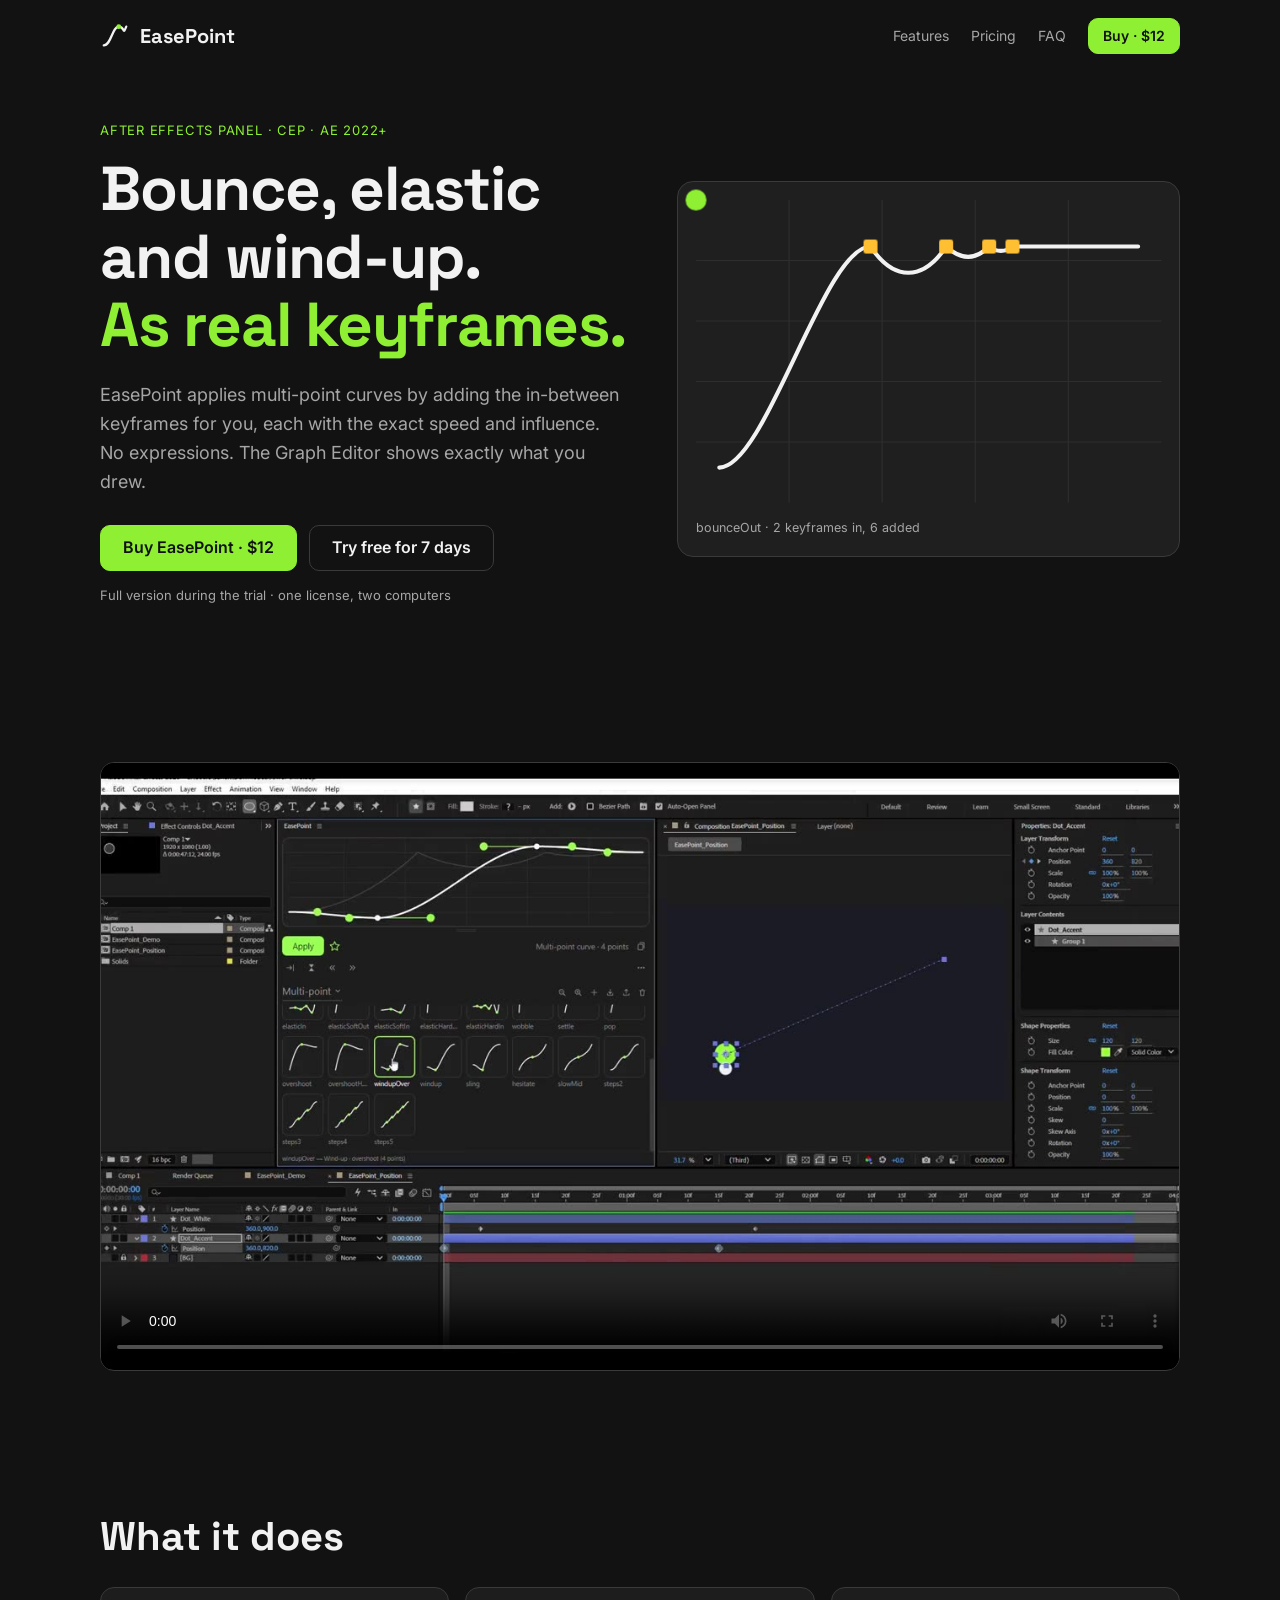
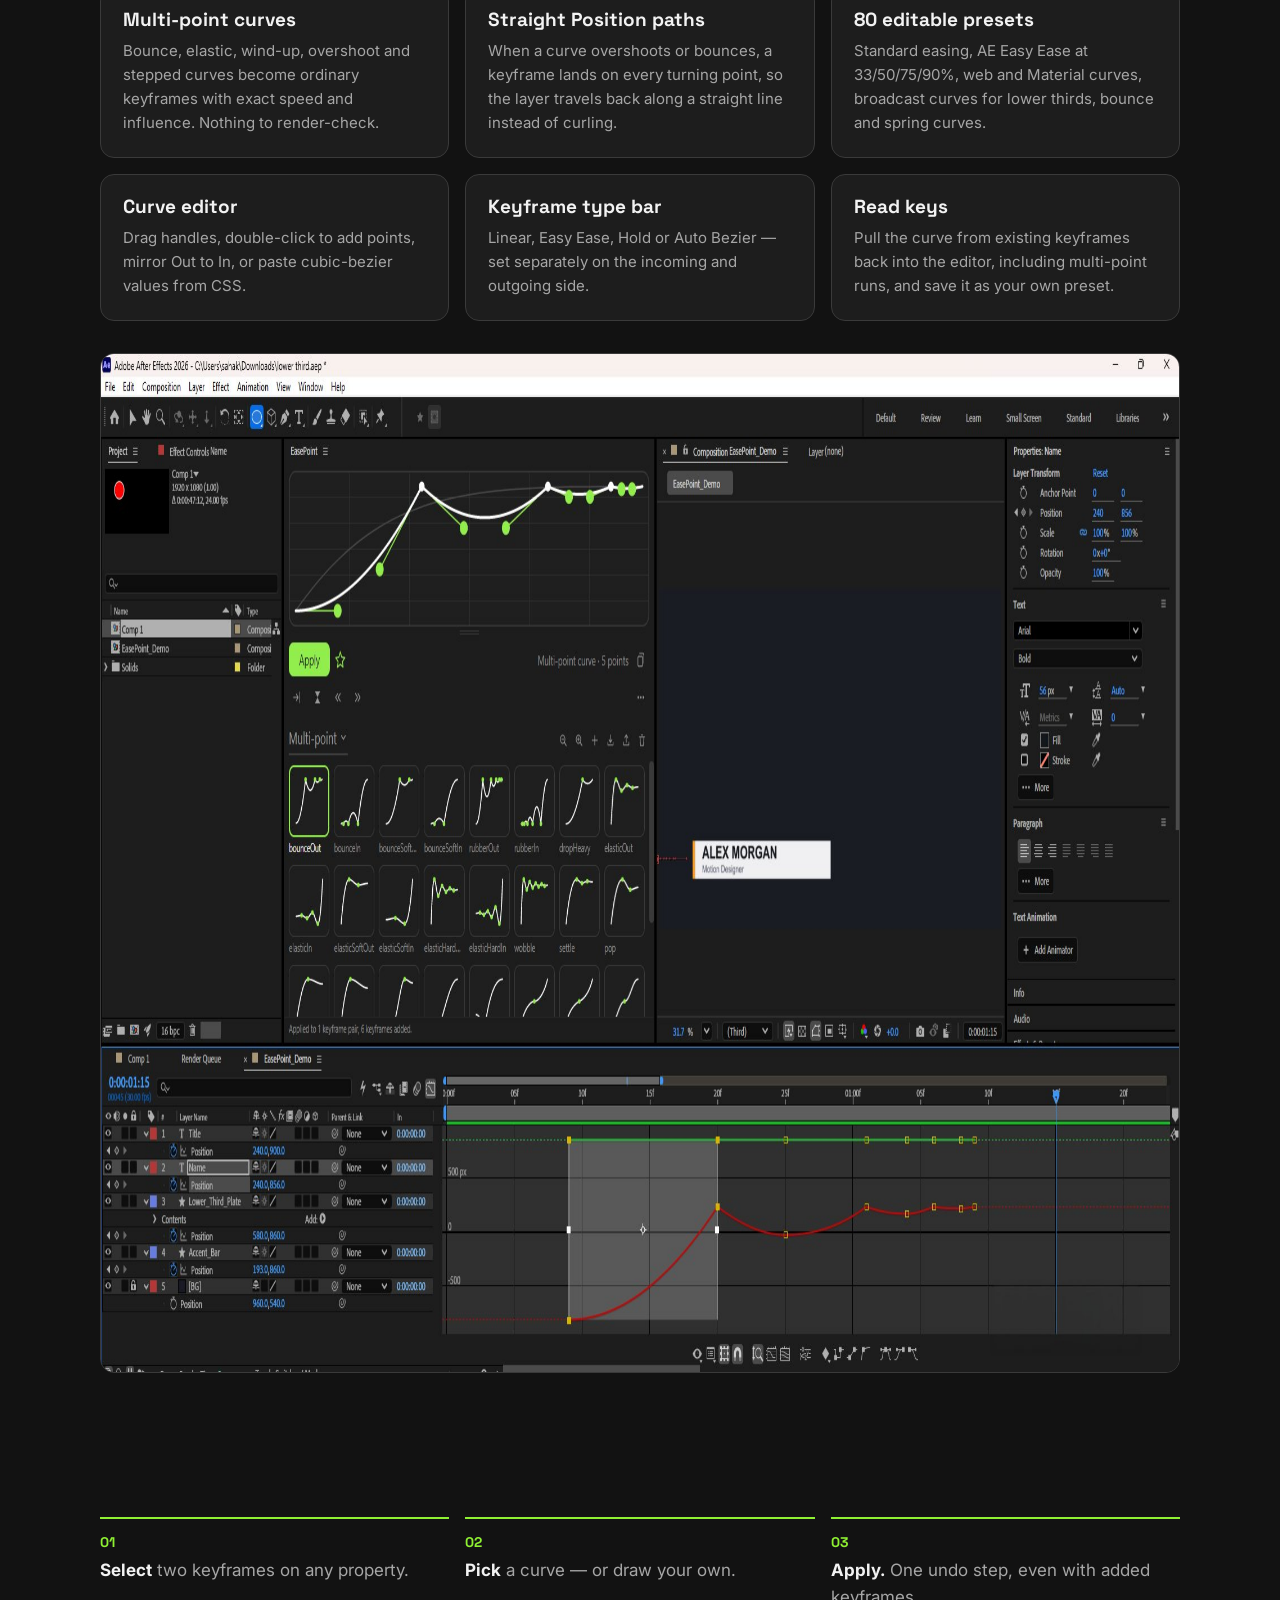
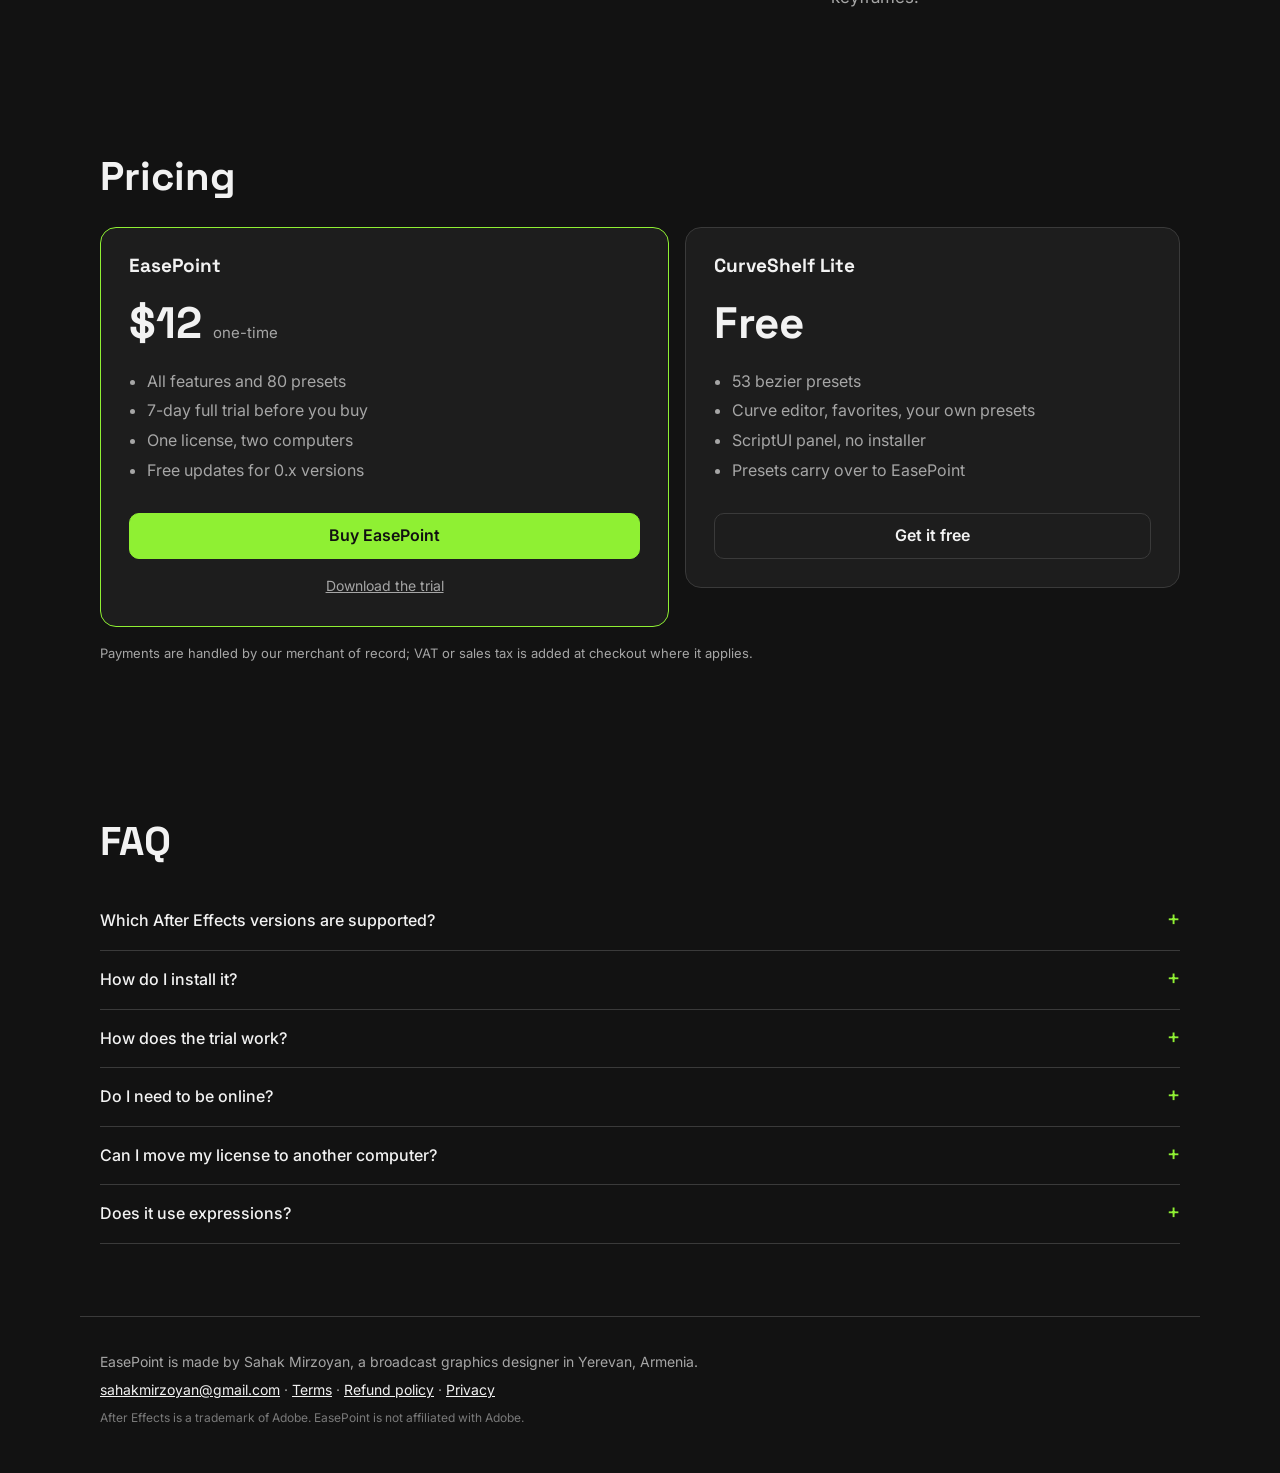
<file: index.html>
<!doctype html>
<html lang="en">
<head>
<meta charset="utf-8">
<meta name="viewport" content="width=device-width, initial-scale=1">
<title>EasePoint — multi-point easing for After Effects</title>
<meta name="description" content="EasePoint is an After Effects panel that applies bounce, elastic and wind-up curves as real keyframes, next to 80 editable bezier presets. 7-day free trial.">
<meta property="og:title" content="EasePoint — multi-point easing for After Effects">
<meta property="og:description" content="Bounce, elastic and wind-up curves applied as real keyframes. 80 editable presets. 7-day free trial.">
<meta property="og:image" content="media/bounce.jpg">
<link rel="preconnect" href="https://fonts.googleapis.com">
<link href="https://fonts.googleapis.com/css2?family=Space+Grotesk:wght@500;700&family=Inter:wght@400;500;600&display=swap" rel="stylesheet">
<link rel="stylesheet" href="style.css">
</head>
<body>

<header class="top">
  <a class="brand" href="#"><svg viewBox="0 0 32 32" aria-hidden="true"><path d="M4 26 C 12 26, 13 6, 20 6 S 24 16, 28 6" /><circle cx="20" cy="6" r="2.6"/></svg>EasePoint</a>
  <nav>
    <a href="#features">Features</a>
    <a href="#pricing">Pricing</a>
    <a href="#faq">FAQ</a>
    <a class="btn small" data-link="buy" href="#pricing">Buy · $12</a>
  </nav>
</header>

<main>
  <section class="hero">
    <div class="heroText">
      <p class="eyebrow">After Effects panel · CEP · AE 2022+</p>
      <h1>Bounce, elastic and wind-up.<br><span>As real keyframes.</span></h1>
      <p class="lead">EasePoint applies multi-point curves by adding the in-between keyframes for you, each with the exact speed and influence. No expressions. The Graph Editor shows exactly what you drew.</p>
      <div class="ctas">
        <a class="btn" data-link="buy" href="#pricing">Buy EasePoint · $12</a>
        <a class="btn ghost" data-link="trial" href="#pricing">Try free for 7 days</a>
      </div>
      <p class="note">Full version during the trial · one license, two computers</p>
    </div>
    <figure class="heroCurve" aria-hidden="true">
      <svg viewBox="0 0 400 260">
        <g class="gridlines">
          <path d="M0 52H400M0 104H400M0 156H400M0 208H400M80 0V260M160 0V260M240 0V260M320 0V260"/>
        </g>
        <path id="bcurve" class="curveLine" d="M20 230 C 60 230, 110 40, 150 40 C 170 70, 195 70, 215 40 C 228 52, 240 52, 252 40 C 258 45, 266 45, 272 40 L 380 40"/>
        <g class="keys">
          <rect x="144" y="34" width="12" height="12" rx="2"/>
          <rect x="209" y="34" width="12" height="12" rx="2"/>
          <rect x="246" y="34" width="12" height="12" rx="2"/>
          <rect x="266" y="34" width="12" height="12" rx="2"/>
        </g>
        <circle class="ball" r="9">
          <animateMotion dur="3.2s" begin="1.9s" repeatCount="indefinite" keyPoints="0;1;1" keyTimes="0;0.7;1" calcMode="spline" keySplines="0.4 0 0.2 1;0 0 1 1" fill="freeze"><mpath href="#bcurve"/></animateMotion>
        </circle>
      </svg>
      <figcaption>bounceOut · 2 keyframes in, 6 added</figcaption>
    </figure>
  </section>

  <section class="video">
    <video controls preload="metadata" poster="media/poster.jpg" playsinline>
      <source src="media/demo.mp4" type="video/mp4">
    </video>
  </section>

  <section id="features" class="features">
    <h2>What it does</h2>
    <div class="grid">
      <article><h3>Multi-point curves</h3><p>Bounce, elastic, wind-up, overshoot and stepped curves become ordinary keyframes with exact speed and influence. Nothing to render-check.</p></article>
      <article><h3>Straight Position paths</h3><p>When a curve overshoots or bounces, a keyframe lands on every turning point, so the layer travels back along a straight line instead of curling.</p></article>
      <article><h3>80 editable presets</h3><p>Standard easing, AE Easy Ease at 33/50/75/90%, web and Material curves, broadcast curves for lower thirds, bounce and spring curves.</p></article>
      <article><h3>Curve editor</h3><p>Drag handles, double-click to add points, mirror Out to In, or paste cubic-bezier values from CSS.</p></article>
      <article><h3>Keyframe type bar</h3><p>Linear, Easy Ease, Hold or Auto Bezier — set separately on the incoming and outgoing side.</p></article>
      <article><h3>Read keys</h3><p>Pull the curve from existing keyframes back into the editor, including multi-point runs, and save it as your own preset.</p></article>
    </div>
    <figure class="shot"><img src="media/bounce.jpg" alt="EasePoint panel docked in After Effects with a bounceOut curve applied; the Graph Editor shows the added keyframes" loading="lazy" width="1917" height="1020"></figure>
  </section>

  <section class="steps">
    <ol>
      <li><b>Select</b> two keyframes on any property.</li>
      <li><b>Pick</b> a curve — or draw your own.</li>
      <li><b>Apply.</b> One undo step, even with added keyframes.</li>
    </ol>
  </section>

  <section id="pricing" class="pricing">
    <h2>Pricing</h2>
    <div class="cards">
      <article class="card main">
        <h3>EasePoint</h3>
        <p class="price">$12 <small>one-time</small></p>
        <ul>
          <li>All features and 80 presets</li>
          <li>7-day full trial before you buy</li>
          <li>One license, two computers</li>
          <li>Free updates for 0.x versions</li>
        </ul>
        <a class="btn" data-link="buy" href="#">Buy EasePoint</a>
        <a class="sub" data-link="trial" href="#">Download the trial</a>
      </article>
      <article class="card">
        <h3>CurveShelf Lite</h3>
        <p class="price">Free</p>
        <ul>
          <li>53 bezier presets</li>
          <li>Curve editor, favorites, your own presets</li>
          <li>ScriptUI panel, no installer</li>
          <li>Presets carry over to EasePoint</li>
        </ul>
        <a class="btn ghost" data-link="lite" href="#">Get it free</a>
      </article>
    </div>
    <p class="tax">Payments are handled by our merchant of record; VAT or sales tax is added at checkout where it applies.</p>
  </section>

  <section id="faq" class="faq">
    <h2>FAQ</h2>
    <details><summary>Which After Effects versions are supported?</summary><p>After Effects 2022 and newer. EasePoint is tested on Windows. macOS has not been tested yet — please use the trial on a Mac before buying.</p></details>
    <details><summary>How do I install it?</summary><p>Download the free <a href="https://aescripts.com/learn/zxp-installer/" rel="noopener">ZXP Installer</a>, drag <code>EasePoint.zxp</code> onto it, restart After Effects and open Window › Extensions › EasePoint.</p></details>
    <details><summary>How does the trial work?</summary><p>The full version runs for 7 days. After that, Apply, Read keys and keyframe types ask for a license key; your presets stay where they are.</p></details>
    <details><summary>Do I need to be online?</summary><p>Only to activate. After that EasePoint works offline and re-checks the key about once a week.</p></details>
    <details><summary>Can I move my license to another computer?</summary><p>Yes. Tools › License… › Deactivate frees the seat, then activate on the new computer. One key works on two computers at a time.</p></details>
    <details><summary>Does it use expressions?</summary><p>No. Everything is applied as standard keyframes with temporal ease, so projects render anywhere without EasePoint installed.</p></details>
  </section>
</main>

<footer>
  <p>EasePoint is made by Sahak Mirzoyan, a broadcast graphics designer in Yerevan, Armenia.</p>
  <p><a href="mailto:sahakmirzoyan@gmail.com">sahakmirzoyan@gmail.com</a> · <a href="terms.html">Terms</a> · <a href="terms.html#refunds">Refund policy</a> · <a href="terms.html#privacy">Privacy</a></p>
  <p class="fine">After Effects is a trademark of Adobe. EasePoint is not affiliated with Adobe.</p>
</footer>

<script>
  // Live Lemon Squeezy checkout links. The trial is the same ZXP, hosted next to this page.
  var LINKS = {
    buy: "https://easepoint.lemonsqueezy.com/checkout/buy/3d47a754-b23d-47c4-8f2d-aa24d64af79c",
    trial: "EasePoint.zxp",
    lite: "https://easepoint.lemonsqueezy.com/checkout/buy/dcd1c859-ccb3-4424-9917-a105b2e8424e"
  };
  document.querySelectorAll("[data-link]").forEach(function (a) {
    var u = LINKS[a.getAttribute("data-link")];
    if (u) a.href = u;
    if (a.getAttribute("data-link") === "trial") a.setAttribute("download", "");
  });
</script>
</body>
</html>
</file>
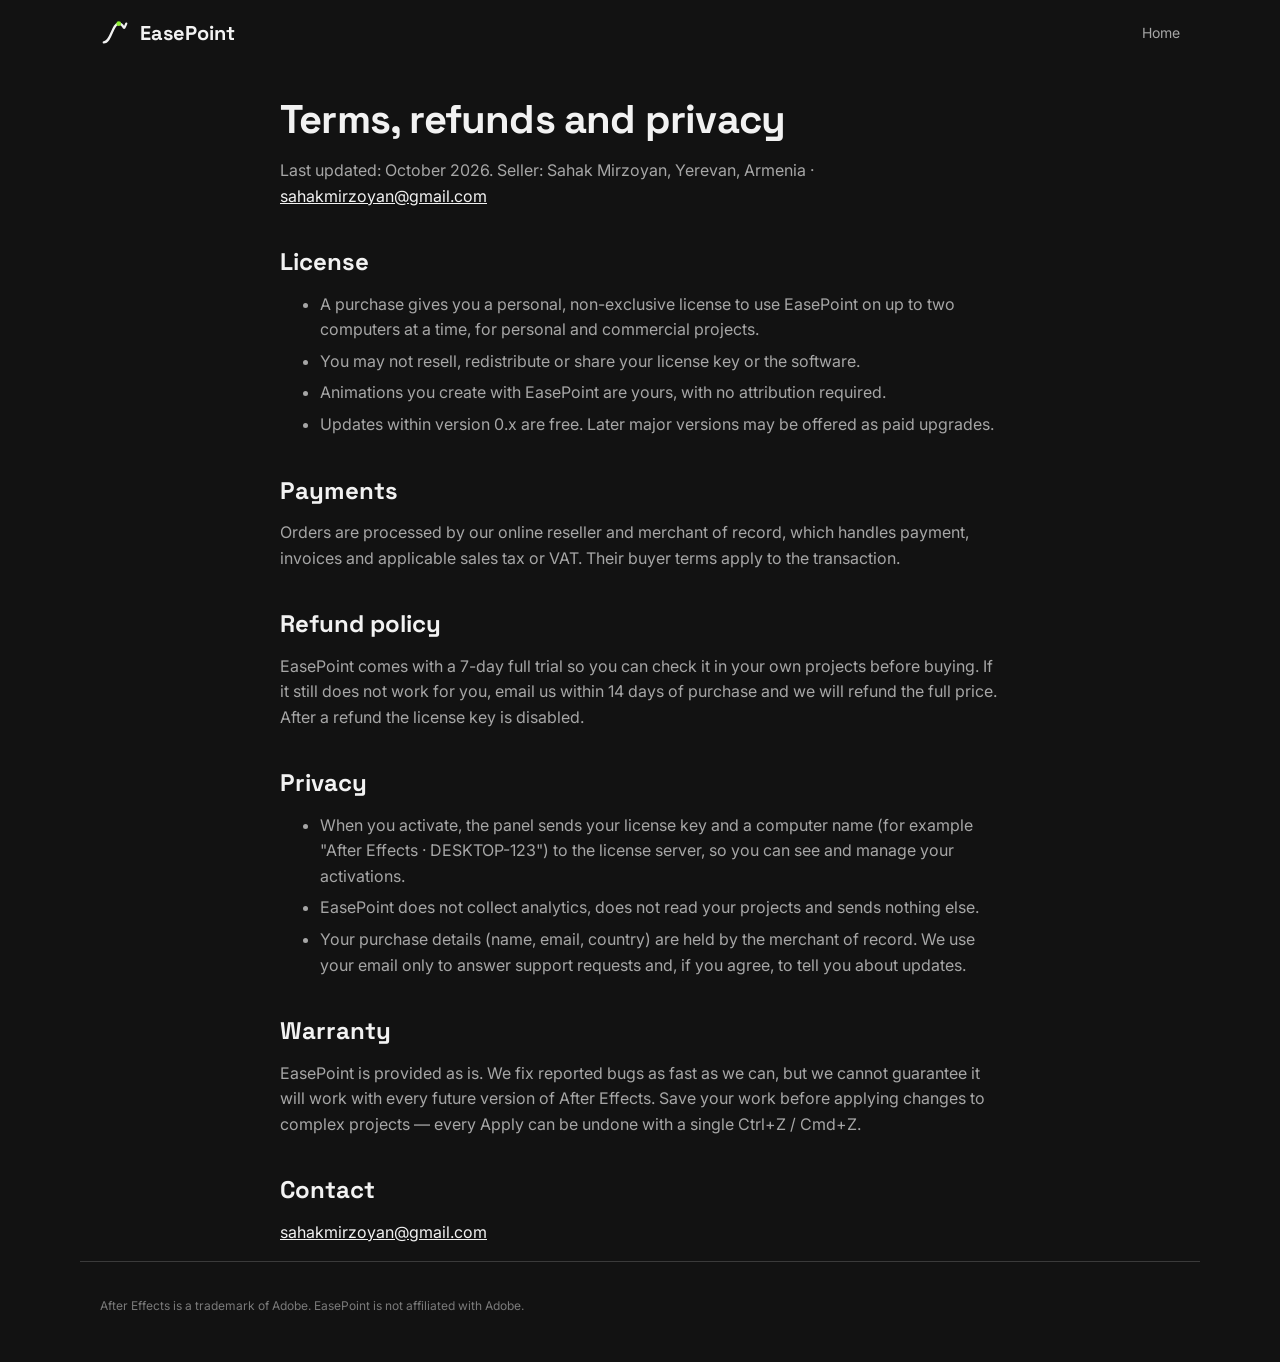
<file: terms.html>
<!doctype html>
<html lang="en">
<head>
<meta charset="utf-8">
<meta name="viewport" content="width=device-width, initial-scale=1">
<title>EasePoint — Terms, refunds and privacy</title>
<link rel="preconnect" href="https://fonts.googleapis.com">
<link href="https://fonts.googleapis.com/css2?family=Space+Grotesk:wght@500;700&family=Inter:wght@400;500;600&display=swap" rel="stylesheet">
<link rel="stylesheet" href="style.css">
</head>
<body>
<header class="top">
  <a class="brand" href="index.html"><svg viewBox="0 0 32 32" aria-hidden="true"><path d="M4 26 C 12 26, 13 6, 20 6 S 24 16, 28 6" /><circle cx="20" cy="6" r="2.6"/></svg>EasePoint</a>
  <nav><a href="index.html">Home</a></nav>
</header>

<main class="legal">
  <h1>Terms, refunds and privacy</h1>
  <p>Last updated: October 2026. Seller: Sahak Mirzoyan, Yerevan, Armenia · <a href="mailto:sahakmirzoyan@gmail.com">sahakmirzoyan@gmail.com</a></p>

  <h2 id="license">License</h2>
  <ul>
    <li>A purchase gives you a personal, non-exclusive license to use EasePoint on up to two computers at a time, for personal and commercial projects.</li>
    <li>You may not resell, redistribute or share your license key or the software.</li>
    <li>Animations you create with EasePoint are yours, with no attribution required.</li>
    <li>Updates within version 0.x are free. Later major versions may be offered as paid upgrades.</li>
  </ul>

  <h2 id="payments">Payments</h2>
  <p>Orders are processed by our online reseller and merchant of record, which handles payment, invoices and applicable sales tax or VAT. Their buyer terms apply to the transaction.</p>

  <h2 id="refunds">Refund policy</h2>
  <p>EasePoint comes with a 7-day full trial so you can check it in your own projects before buying. If it still does not work for you, email us within 14 days of purchase and we will refund the full price. After a refund the license key is disabled.</p>

  <h2 id="privacy">Privacy</h2>
  <ul>
    <li>When you activate, the panel sends your license key and a computer name (for example "After Effects · DESKTOP-123") to the license server, so you can see and manage your activations.</li>
    <li>EasePoint does not collect analytics, does not read your projects and sends nothing else.</li>
    <li>Your purchase details (name, email, country) are held by the merchant of record. We use your email only to answer support requests and, if you agree, to tell you about updates.</li>
  </ul>

  <h2 id="warranty">Warranty</h2>
  <p>EasePoint is provided as is. We fix reported bugs as fast as we can, but we cannot guarantee it will work with every future version of After Effects. Save your work before applying changes to complex projects — every Apply can be undone with a single Ctrl+Z / Cmd+Z.</p>

  <h2 id="contact">Contact</h2>
  <p><a href="mailto:sahakmirzoyan@gmail.com">sahakmirzoyan@gmail.com</a></p>
</main>

<footer><p class="fine">After Effects is a trademark of Adobe. EasePoint is not affiliated with Adobe.</p></footer>
</body>
</html>
</file>
<file: style.css>
:root {
  --bg: #121212; --panel: #1d1d1d; --box: #1f1f1f; --line: #2e2e2e; --border: #3a3a3a;
  --text: #a6a6a6; --hi: #f2f2f2; --green: #8ff033; --green-hi: #a8ff5c; --amber: #ffbf33;
  --head: "Space Grotesk", system-ui, sans-serif; --body: "Inter", system-ui, -apple-system, "Segoe UI", sans-serif;
}
* { box-sizing: border-box; }
html { scroll-behavior: smooth; }
body { margin: 0; background: var(--bg); color: var(--text); font: 16px/1.6 var(--body); -webkit-font-smoothing: antialiased; }
a { color: var(--hi); }
img, video { max-width: 100%; display: block; }
h1, h2, h3 { font-family: var(--head); color: var(--hi); line-height: 1.1; margin: 0; }
h2 { font-size: clamp(28px, 4vw, 40px); margin-bottom: 28px; }
h3 { font-size: 19px; margin-bottom: 8px; }
code { background: var(--box); border: 1px solid var(--border); border-radius: 4px; padding: 1px 5px; font-size: .9em; }
main, footer, .top { max-width: 1120px; margin: 0 auto; padding-left: 20px; padding-right: 20px; }
section { padding: 72px 0; }

.top { display: flex; align-items: center; justify-content: space-between; padding-top: 18px; padding-bottom: 18px; gap: 16px; }
.brand { display: flex; align-items: center; gap: 10px; font: 700 20px var(--head); color: var(--hi); text-decoration: none; }
.brand svg { width: 30px; height: 30px; fill: none; stroke: var(--hi); stroke-width: 2.4; stroke-linecap: round; }
.brand svg circle { fill: var(--green); stroke: none; }
nav { display: flex; align-items: center; gap: 22px; font-size: 14px; }
nav a { color: var(--text); text-decoration: none; }
nav a:hover { color: var(--hi); }

.btn { display: inline-flex; align-items: center; justify-content: center; height: 46px; padding: 0 22px; border-radius: 10px;
  background: var(--green); color: #111; font-weight: 600; text-decoration: none; border: 1px solid var(--green); transition: background .15s, border-color .15s, color .15s; }
.btn:hover { background: var(--green-hi); border-color: var(--green-hi); }
.btn.ghost { background: transparent; color: var(--hi); border-color: var(--border); }
.btn.ghost:hover { border-color: var(--green); color: var(--green); }
.btn.small { height: 36px; padding: 0 14px; font-size: 14px; }
nav .btn.small { color: #111; }

.hero { display: grid; grid-template-columns: 1.05fr 1fr; gap: 48px; align-items: center; padding-top: 48px; }
.eyebrow { color: var(--green); font-size: 13px; letter-spacing: .06em; text-transform: uppercase; margin: 0 0 14px; }
h1 { font-size: clamp(36px, 5.6vw, 62px); letter-spacing: -.02em; }
h1 span { color: var(--green); }
.lead { font-size: 18px; margin: 22px 0 28px; max-width: 34em; }
.ctas { display: flex; flex-wrap: wrap; gap: 12px; }
.note { font-size: 13px; margin-top: 14px; }

.heroCurve { margin: 0; background: var(--box); border: 1.5px solid var(--border); border-radius: 16px; padding: 18px; }
.heroCurve svg { width: 100%; height: auto; overflow: visible; }
.gridlines path { stroke: var(--line); stroke-width: 1; }
.curveLine { fill: none; stroke: var(--hi); stroke-width: 3.5; stroke-linecap: round; stroke-linejoin: round;
  stroke-dasharray: 700; stroke-dashoffset: 700; animation: draw 1.6s .2s ease-out forwards; }
.keys rect { fill: var(--amber); opacity: 0; animation: pop .3s forwards; }
.keys rect:nth-child(1) { animation-delay: 1.0s; } .keys rect:nth-child(2) { animation-delay: 1.2s; }
.keys rect:nth-child(3) { animation-delay: 1.35s; } .keys rect:nth-child(4) { animation-delay: 1.5s; }
.ball { fill: var(--green); }
.heroCurve figcaption { font-size: 12.5px; margin-top: 8px; color: var(--text); }
@keyframes draw { to { stroke-dashoffset: 0; } }
@keyframes pop { from { opacity: 0; transform: scale(.4); } to { opacity: 1; transform: none; } }
.keys rect { transform-box: fill-box; transform-origin: center; }

.video video { width: 100%; border-radius: 14px; border: 1.5px solid var(--border); background: #000; }

.grid { display: grid; grid-template-columns: repeat(3, 1fr); gap: 16px; }
.grid article { background: var(--panel); border: 1px solid var(--border); border-radius: 14px; padding: 22px; }
.grid p { margin: 0; font-size: 15px; }
.shot { margin: 32px 0 0; }
.shot img { border-radius: 14px; border: 1.5px solid var(--border); }

.steps ol { list-style: none; margin: 0; padding: 0; display: grid; grid-template-columns: repeat(3, 1fr); gap: 16px; counter-reset: s; }
.steps li { counter-increment: s; border-top: 2px solid var(--green); padding-top: 14px; font-size: 17px; }
.steps li::before { content: "0" counter(s); display: block; font: 700 14px var(--head); color: var(--green); margin-bottom: 6px; }
.steps b { color: var(--hi); }

.cards { display: grid; grid-template-columns: 1.15fr 1fr; gap: 16px; align-items: start; }
.card { background: var(--panel); border: 1px solid var(--border); border-radius: 16px; padding: 28px; display: flex; flex-direction: column; gap: 6px; }
.card.main { border-color: var(--green); }
.price { font: 700 44px var(--head); color: var(--hi); margin: 4px 0 8px; }
.price small { font: 400 15px var(--body); color: var(--text); }
.card ul { margin: 0 0 20px; padding-left: 18px; }
.card li { margin: 4px 0; }
.card .sub { font-size: 14px; color: var(--text); margin-top: 10px; text-align: center; }
.tax { font-size: 13px; margin-top: 16px; }

.faq details { border-bottom: 1px solid var(--border); padding: 16px 0; }
.faq summary { cursor: pointer; color: var(--hi); font-weight: 500; list-style: none; display: flex; justify-content: space-between; gap: 16px; }
.faq summary::after { content: "+"; color: var(--green); font-size: 20px; line-height: 1; }
.faq details[open] summary::after { content: "–"; }
.faq summary::-webkit-details-marker { display: none; }
.faq p { margin: 10px 0 0; max-width: 46em; }

footer { border-top: 1px solid var(--border); padding-top: 28px; padding-bottom: 40px; font-size: 14px; }
footer p { margin: 6px 0; }
.fine { font-size: 12px; opacity: .7; }

/* legal page */
.legal { max-width: 760px; padding-top: 32px; }
.legal h1 { font-size: 40px; margin-bottom: 8px; }
.legal h2 { font-size: 24px; margin: 40px 0 12px; }
.legal li { margin: 6px 0; }

@media (max-width: 860px) {
  .hero, .cards { grid-template-columns: 1fr; }
  .grid { grid-template-columns: 1fr 1fr; }
  nav a:not(.btn) { display: none; }
}
@media (max-width: 560px) {
  section { padding: 48px 0; }
  .grid, .steps ol { grid-template-columns: 1fr; }
  .ctas .btn { flex: 1 1 100%; }
}
@media (prefers-reduced-motion: reduce) {
  .curveLine { animation: none; stroke-dashoffset: 0; }
  .keys rect { animation: none; opacity: 1; }
}
</file>
